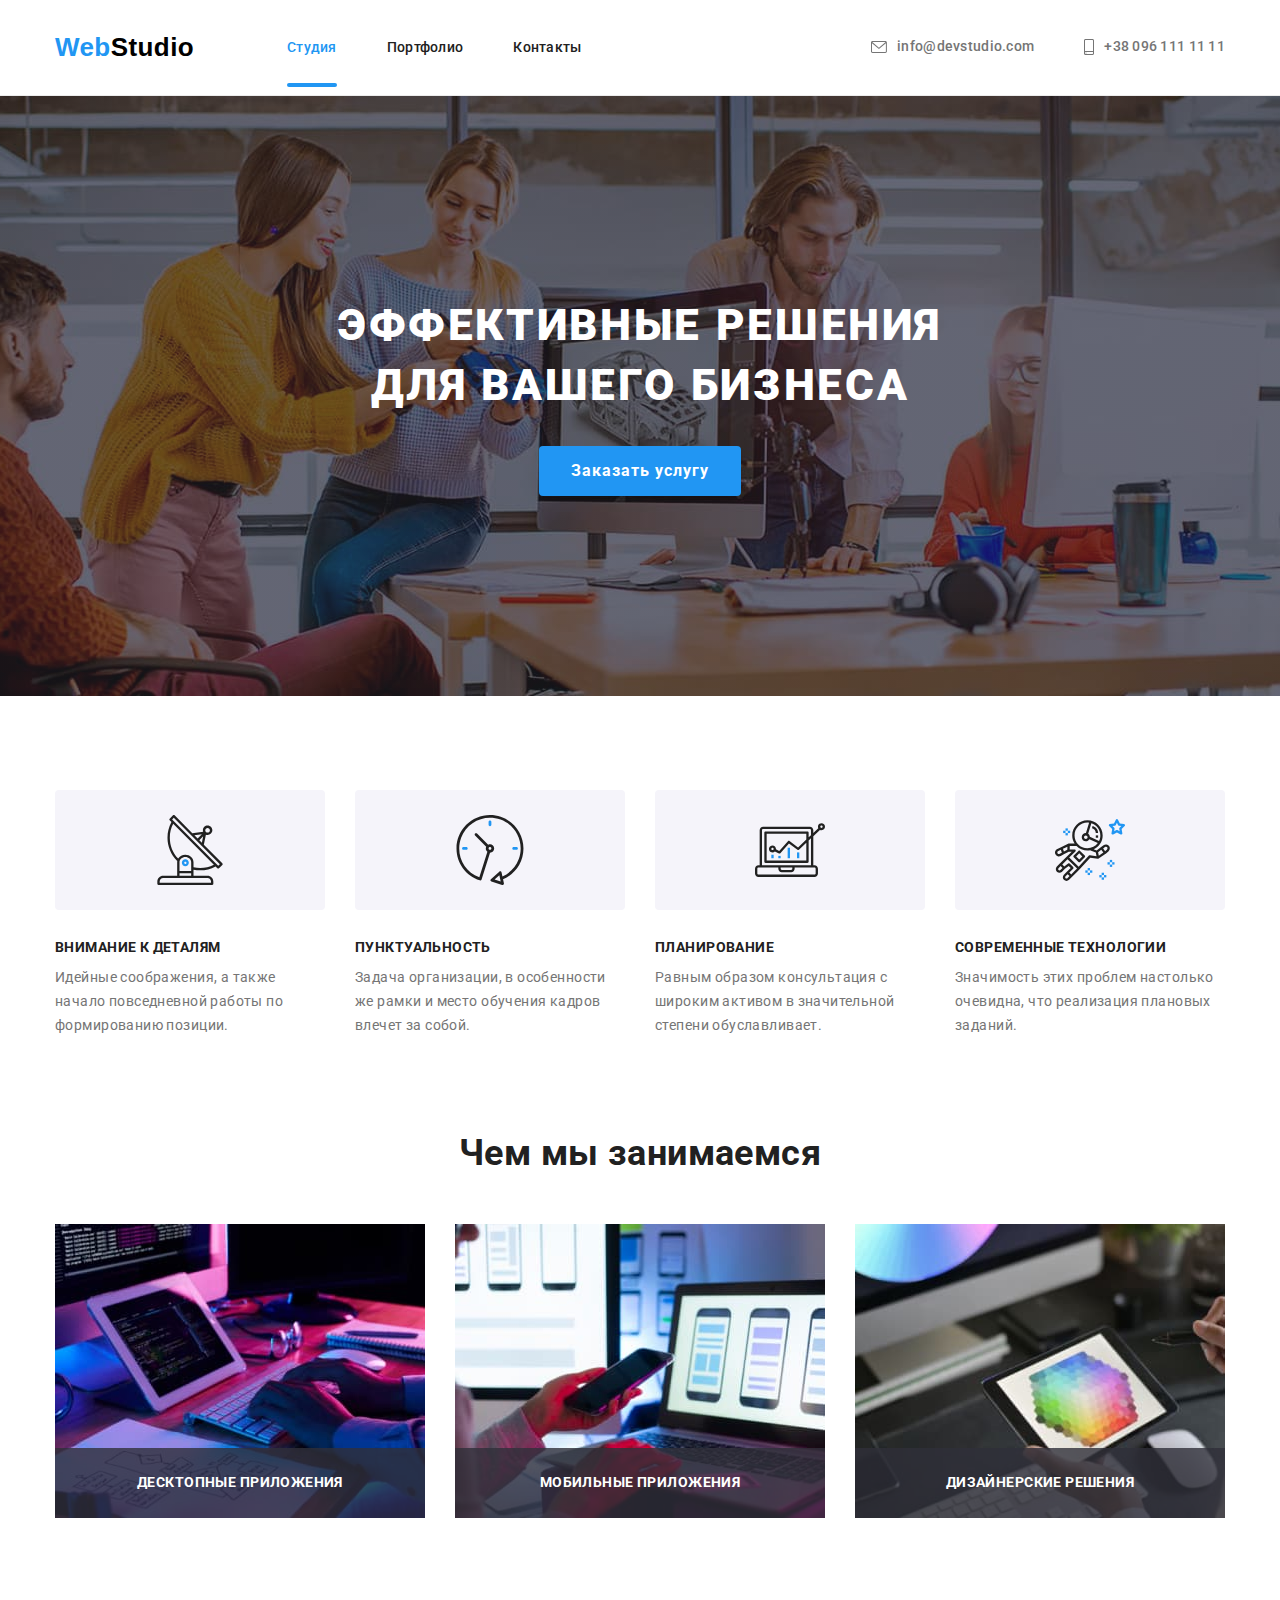
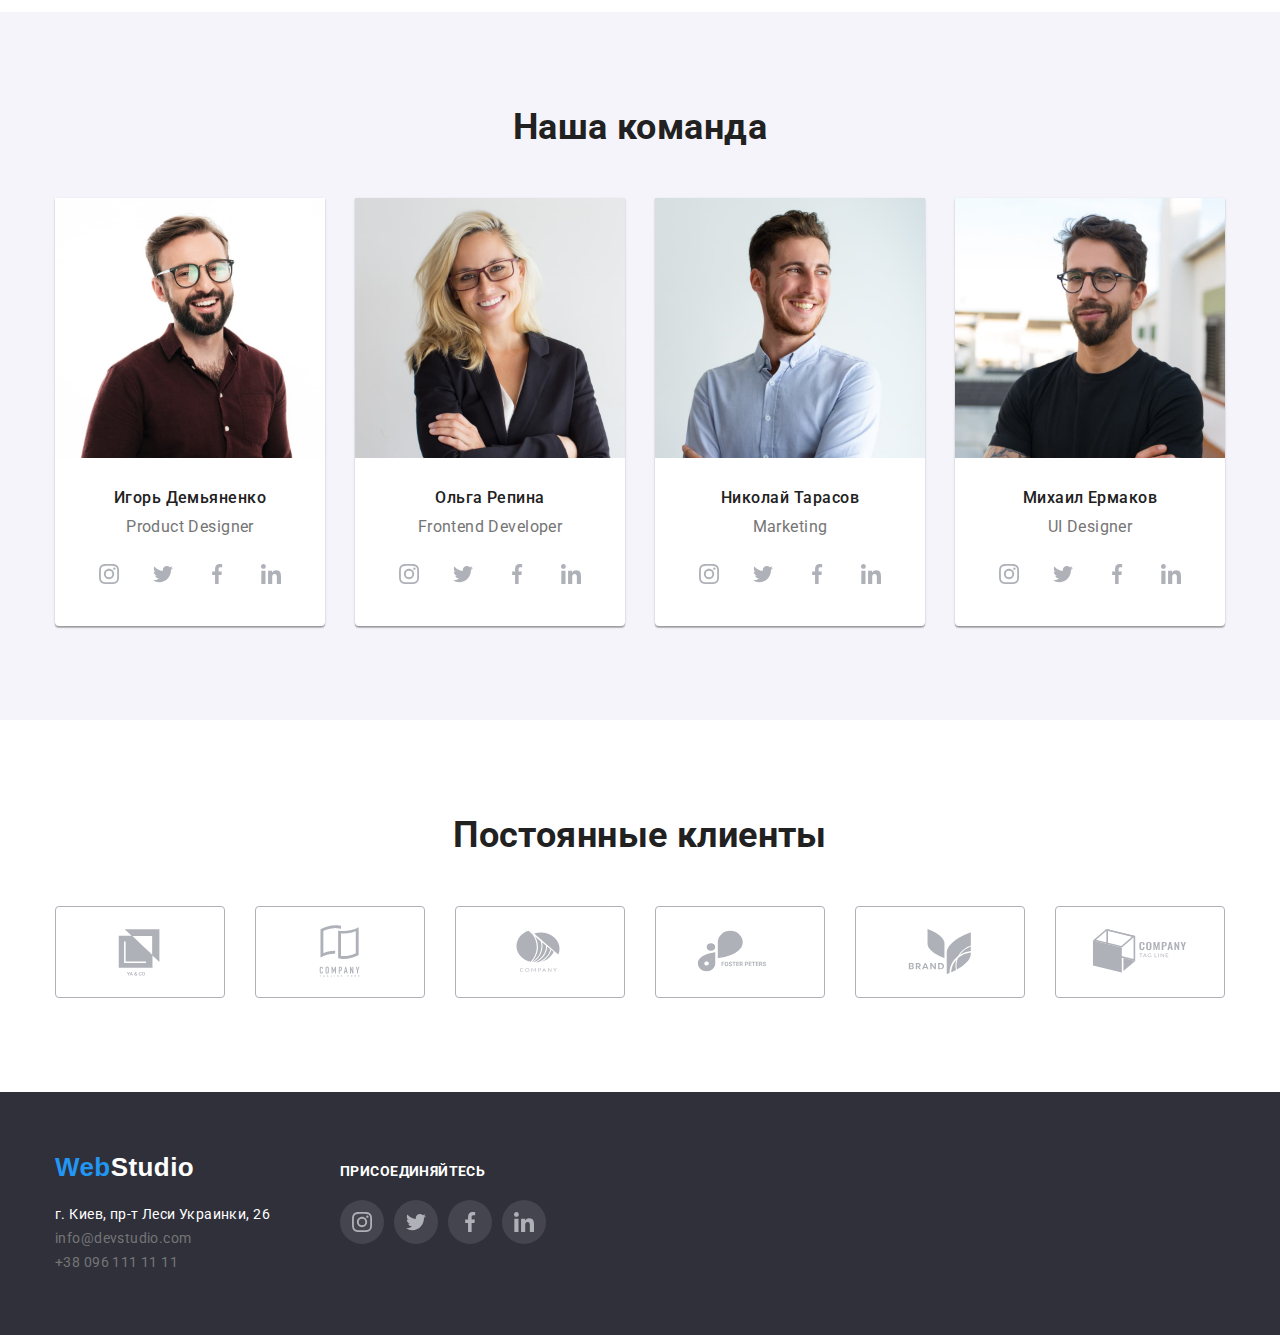
<file: index.html>
<!DOCTYPE html>
<html lang="ru">
	<head>
		<meta charset="utf-8" />
		<meta http-equiv="X-UA-Compatible" content="IE=edge" />
		<meta name="viewport" content="width=device-width, initial-scale=1" />
		<title>Page Title</title>
		<link
			rel="stylesheet"
			href="https://cdnjs.cloudflare.com/ajax/libs/modern-normalize/1.0.0/modern-normalize.min.css"
		/>

		<link rel="stylesheet" href="./css/styles.css" />

		<link rel="preconnect" href="https://fonts.googleapis.com" />
		<link rel="preconnect" href="https://fonts.gstatic.com" crossorigin />
		<link
			href="https://fonts.googleapis.com/css2?family=Montserrat:ital,wght@0,100;0,700;1,400&family=Roboto:wght@400;500;700&display=swap"
			rel="stylesheet"
		/>
	</head>
	<body>
		<header class="header-border">
			<div class="container header-container">
				<!-- Меню -->
				<nav class="menu-nav">
					<a class="header-logo-menu logo-dark link" href="">
						<span class="web-logo">Web</span>
						Studio
					</a>
					<ul class="site-nav list">
						<li class="item"><a class="link-nav link current" href="./index.html">Студия</a></li>
						<li class="item">
							<a class="link-nav link" href="./portfolio.html">Портфолио</a>
						</li>
						<li class="item"><a class="link-nav link" href="">Контакты</a></li>
					</ul>
				</nav>
				<!-- Обратная связь -->
				<ul class="feedback list">
					<li class="item">
						<a class="mail-contact link" href="mailto:info@devstudio.com">
							<svg class="logo-contact" width="16" height="12">
								<use href="./images/icons.svg#icon-envelope"></use>
							</svg>
							info@devstudio.com
						</a>
					</li>
					<li class="item">
						<a class="tel-contact link" href="tel:+380961111111">
							<svg class="logo-contact" width="10" height="16">
								<use href="./images/icons.svg#icon-smartphone"></use>
							</svg>
							+38 096 111 11 11
						</a>
					</li>
				</ul>
			</div>
		</header>
		<main>
			<!-- Банер -->
			<section class="baner">
				<div class="container">
					<h1 class="baner-title">Эффективные решения для вашего бизнеса</h1>
					<button class="order-btn" type="button" data-modal-open>Заказать услугу</button>
				</div>
			</section>
			<!-- Модальное окно -->
			<div class="backdrop is-hidden" data-modal>
				<div class="modal">
					<button class="btn-modal-close" type="button" data-modal-close>
						<svg width="18" height="18">
							<use href="./images/icons.svg#icon-close-black"></use>
						</svg>
					</button>
				</div>
			</div>
			<!-- Особенности -->
			<section class="section pad-section0">
				<div class="container">
					<h2 class="visually-hidden">Особенности</h2>
					<ul class="features list">
						<li class="features-item">
							<div class="item-svg">
								<svg width="70" height="70">
									<use href="./images/icons.svg#icon-antenna"></use>
								</svg>
							</div>
							<h3 class="list-title">Внимание к деталям</h3>
							<p class="text">Идейные соображения, а также начало повседневной работы по формированию позиции.</p>
						</li>
						<li class="features-item">
							<div class="item-svg">
								<svg width="70" height="70">
									<use href="./images/icons.svg#icon-clock"></use>
								</svg>
							</div>
							<h3 class="list-title">Пунктуальность</h3>
							<p class="text">Задача организации, в особенности же рамки и место обучения кадров влечет за собой.</p>
						</li>
						<li class="features-item">
							<div class="item-svg">
								<svg width="70" height="70">
									<use href="./images/icons.svg#icon-diagram"></use>
								</svg>
							</div>
							<h3 class="list-title">Планирование</h3>
							<p class="text">Равным образом консультация с широким активом в значительной степени обуславливает.</p>
						</li>
						<li class="features-item">
							<div class="item-svg">
								<svg width="70" height="70">
									<use href="./images/icons.svg#icon-astronaut"></use>
								</svg>
							</div>
							<h3 class="list-title">Современные технологии</h3>
							<p class="text">Значимость этих проблем настолько очевидна, что реализация плановых заданий.</p>
						</li>
					</ul>
				</div>
			</section>
			<!-- Чем мы занимаемся -->
			<section class="section">
				<div class="container">
					<h2 class="content-title">Чем мы занимаемся</h2>
					<ul class="works list">
						<li class="works-item">
							<img src="./images/img1.jpg" alt="Фото1" width="370" />
							<p class="works-discript">Десктопные приложения</p>
						</li>
						<li class="works-item">
							<img src="./images/img2.jpg" alt="Фото2" width="370" />
							<p class="works-discript">Мобильные приложения</p>
						</li>
						<li class="works-item">
							<img src="./images/img3.jpg" alt="Фото3" width="370" />
							<p class="works-discript">Дизайнерские решения</p>
						</li>
					</ul>
				</div>
			</section>
			<!-- Наша команда -->
			<section class="team section">
				<div class="container">
					<h2 class="content-title">Наша команда</h2>
					<ul class="cards-team list">
						<li class="card-team">
							<img src="./images/team/igor_demianenko.jpg" alt="Игорь Демьяненко" width="270" />
							<div class="subtitle-cards">
								<h3 class="caption team-text cards-title">Игорь Демьяненко</h3>
								<p class="team-text" lang="en">Product Designer</p>
								<ul class="social-media list">
									<li class="social-media-list">
										<a
											class="social-media-icon"
											href=""
											target="_blank"
											rel="noopener noreferrer"
											aria-label="Instagram"
										>
											<svg class="icon-item-logo" width="20" height="20">
												<use href="./images/icons.svg#icon-instagram"></use>
											</svg>
										</a>
									</li>
									<li class="social-media-list">
										<a class="social-media-icon" href="" target="_blank" rel="noopener noreferrer" aria-label="Twitter">
											<svg class="icon-item-logo" width="20" height="20">
												<use href="./images/icons.svg#icon-twitter"></use>
											</svg>
										</a>
									</li>
									<li class="social-media-list">
										<a
											class="social-media-icon"
											href=""
											target="_blank"
											rel="noopener noreferrer"
											aria-label="Facebook"
										>
											<svg class="icon-item-logo" width="20" height="20">
												<use href="./images/icons.svg#icon-facebook"></use>
											</svg>
										</a>
									</li>
									<li class="social-media-list">
										<a
											class="social-media-icon"
											href=""
											target="_blank"
											rel="noopener noreferrer"
											aria-label="Linkedin"
										>
											<svg class="icon-item-logo" width="20" height="20">
												<use href="./images/icons.svg#icon-linkedin"></use>
											</svg>
										</a>
									</li>
								</ul>
							</div>
						</li>
						<li class="card-team">
							<img src="./images/team/olga_repina.jpg" alt="Ольга Репина" width="270" />
							<div class="subtitle-cards">
								<h3 class="caption team-text cards-title">Ольга Репина</h3>
								<p class="team-text" lang="en">Frontend Developer</p>
								<ul class="social-media list">
									<li class="social-media-list">
										<a
											class="social-media-icon"
											href=""
											target="_blank"
											rel="noopener noreferrer"
											aria-label="Instagram"
										>
											<svg class="icon-item-logo" width="20" height="20">
												<use href="./images/icons.svg#icon-instagram"></use>
											</svg>
										</a>
									</li>
									<li class="social-media-list">
										<a class="social-media-icon" href="" target="_blank" rel="noopener noreferrer" aria-label="Twitter">
											<svg class="icon-item-logo" width="20" height="20">
												<use href="./images/icons.svg#icon-twitter"></use>
											</svg>
										</a>
									</li>
									<li class="social-media-list">
										<a
											class="social-media-icon"
											href=""
											target="_blank"
											rel="noopener noreferrer"
											aria-label="Facebook"
										>
											<svg class="icon-item-logo" width="20" height="20">
												<use href="./images/icons.svg#icon-facebook"></use>
											</svg>
										</a>
									</li>
									<li class="social-media-list">
										<a
											class="social-media-icon"
											href=""
											target="_blank"
											rel="noopener noreferrer"
											aria-label="Linkedin"
										>
											<svg class="icon-item-logo" width="20" height="20">
												<use href="./images/icons.svg#icon-linkedin"></use>
											</svg>
										</a>
									</li>
								</ul>
							</div>
						</li>
						<li class="card-team">
							<img src="./images/team/nikola_tarasov.jpg" alt="Николай Тарасов" width="270" />
							<div class="subtitle-cards">
								<h3 class="caption team-text cards-title">Николай Тарасов</h3>
								<p class="team-text" lang="en">Marketing</p>
								<ul class="social-media list">
									<li class="social-media-list">
										<a
											class="social-media-icon"
											href=""
											target="_blank"
											rel="noopener noreferrer"
											aria-label="Instagram"
										>
											<svg class="icon-item-logo" width="20" height="20">
												<use href="./images/icons.svg#icon-instagram"></use>
											</svg>
										</a>
									</li>
									<li class="social-media-list">
										<a class="social-media-icon" href="" target="_blank" rel="noopener noreferrer" aria-label="Twitter">
											<svg class="icon-item-logo" width="20" height="20">
												<use href="./images/icons.svg#icon-twitter"></use>
											</svg>
										</a>
									</li>
									<li class="social-media-list">
										<a
											class="social-media-icon"
											href=""
											target="_blank"
											rel="noopener noreferrer"
											aria-label="Facebook"
										>
											<svg class="icon-item-logo" width="20" height="20">
												<use href="./images/icons.svg#icon-facebook"></use>
											</svg>
										</a>
									</li>
									<li class="social-media-list">
										<a
											class="social-media-icon"
											href=""
											target="_blank"
											rel="noopener noreferrer"
											aria-label="Linkedin"
										>
											<svg class="icon-item-logo" width="20" height="20">
												<use href="./images/icons.svg#icon-linkedin"></use>
											</svg>
										</a>
									</li>
								</ul>
							</div>
						</li>
						<li class="card-team">
							<img src="./images/team/mihail_ermakov.jpg" alt="Михаил Ермаков" width="270" />
							<div class="subtitle-cards">
								<h3 class="caption team-text cards-title">Михаил Ермаков</h3>
								<p class="team-text" lang="en">UI Designer</p>
								<ul class="social-media list">
									<li class="social-media-list">
										<a
											class="social-media-icon"
											href=""
											target="_blank"
											rel="noopener noreferrer"
											aria-label="Instagram"
										>
											<svg class="icon-item-logo" width="20" height="20">
												<use href="./images/icons.svg#icon-instagram"></use>
											</svg>
										</a>
									</li>
									<li class="social-media-list">
										<a class="social-media-icon" href="" target="_blank" rel="noopener noreferrer" aria-label="Twitter">
											<svg class="icon-item-logo" width="20" height="20">
												<use href="./images/icons.svg#icon-twitter"></use>
											</svg>
										</a>
									</li>
									<li class="social-media-list">
										<a
											class="social-media-icon"
											href=""
											target="_blank"
											rel="noopener noreferrer"
											aria-label="Facebook"
										>
											<svg class="icon-item-logo" width="20" height="20">
												<use href="./images/icons.svg#icon-facebook"></use>
											</svg>
										</a>
									</li>
									<li class="social-media-list">
										<a
											class="social-media-icon"
											href=""
											target="_blank"
											rel="noopener noreferrer"
											aria-label="Linkedin"
										>
											<svg class="icon-item-logo" width="20px" height="20px">
												<use href="./images/icons.svg#icon-linkedin"></use>
											</svg>
										</a>
									</li>
								</ul>
							</div>
						</li>
					</ul>
				</div>
			</section>
			<!-- Постоянные клиенты -->
			<section class="section">
				<div class="container">
					<h2 class="content-title">Постоянные клиенты</h2>
					<ul class="regular-list list">
						<li class="regular-list-icons">
							<a href="" class="icon-item" rel="noopener noreferrer" aria-label="">
								<svg class="icon-item-logo" width="106" height="60">
									<use href="./images/icons.svg#icon-logo-1"></use>
								</svg>
							</a>
						</li>
						<li class="regular-list-icons">
							<a href="" class="icon-item" rel="noopener noreferrer" aria-label="">
								<svg class="icon-item-logo" width="106" height="60">
									<use href="./images/icons.svg#icon-logo-2"></use>
								</svg>
							</a>
						</li>
						<li class="regular-list-icons">
							<a href="" class="icon-item" rel="noopener noreferrer" aria-label="">
								<svg class="icon-item-logo" width="106" height="60">
									<use href="./images/icons.svg#icon-logo-3"></use>
								</svg>
							</a>
						</li>
						<li class="regular-list-icons">
							<a href="" class="icon-item" rel="noopener noreferrer" aria-label="">
								<svg class="icon-item-logo" width="106" height="60">
									<use href="./images/icons.svg#icon-logo-4"></use>
								</svg>
							</a>
						</li>
						<li class="regular-list-icons">
							<a href="" class="icon-item" rel="noopener noreferrer" aria-label="">
								<svg class="icon-item-logo" width="106" height="60">
									<use href="./images/icons.svg#icon-logo-5"></use>
								</svg>
							</a>
						</li>
						<li class="regular-list-icons">
							<a href="" class="icon-item" rel="noopener noreferrer" aria-label="">
								<svg class="icon-item-logo" width="106" height="60">
									<use href="./images/icons.svg#icon-logo-6"></use>
								</svg>
							</a>
						</li>
					</ul>
				</div>
			</section>
		</main>
		<!-- Подвал -->
		<footer class="bg-line">
			<div class="container footer-container">
				<div class="footer-adress">
					<a class="footer-logo-menu logo-wite footer-link" href="">
						<span class="web-logo">Web</span>
						Studio
					</a>
					<address>
						<ul class="list">
							<li>
								<a
									class="link text bg-line-adress"
									href="https://goo.gl/maps/JpqHF6euzhfDJc6Z8"
									target="_blank"
									rel="noopener noreferrer"
								>
									г. Киев, пр-т Леси Украинки, 26
								</a>
							</li>
							<li>
								<a class="link bg-line-contact" href="mailto:info@devstudio.com">info@devstudio.com</a>
							</li>
							<li>
								<a class="link bg-line-contact" href="tel:+380961111111">+38 096 111 11 11</a>
							</li>
						</ul>
					</address>
				</div>
				<div>
					<h3 class="title-media">Присоединяйтесь</h3>
					<ul class="social-media list">
						<li class="social-media-list">
							<a class="ft-media-icon" href="" target="_blank" rel="noopener noreferrer" aria-label="Instagram">
								<svg class="icon-item-logo" width="20" height="20">
									<use href="./images/icons.svg#icon-instagram"></use>
								</svg>
							</a>
						</li>
						<li class="social-media-list">
							<a class="ft-media-icon" href="" target="_blank" rel="noopener noreferrer" aria-label="Twitter">
								<svg class="icon-item-logo" width="20" height="20">
									<use href="./images/icons.svg#icon-twitter"></use>
								</svg>
							</a>
						</li>
						<li class="social-media-list">
							<a class="ft-media-icon" href="" target="_blank" rel="noopener noreferrer" aria-label="Facebook">
								<svg class="icon-item-logo" width="20" height="20">
									<use href="./images/icons.svg#icon-facebook"></use>
								</svg>
							</a>
						</li>
						<li class="social-media-list">
							<a class="ft-media-icon" href="" target="_blank" rel="noopener noreferrer" aria-label="Linkedin">
								<svg class="icon-item-logo" width="20" height="20">
									<use href="./images/icons.svg#icon-linkedin"></use>
								</svg>
							</a>
						</li>
					</ul>
				</div>
			</div>
		</footer>
		<script src="./modal.js"></script>
	</body>
</html>
</file>
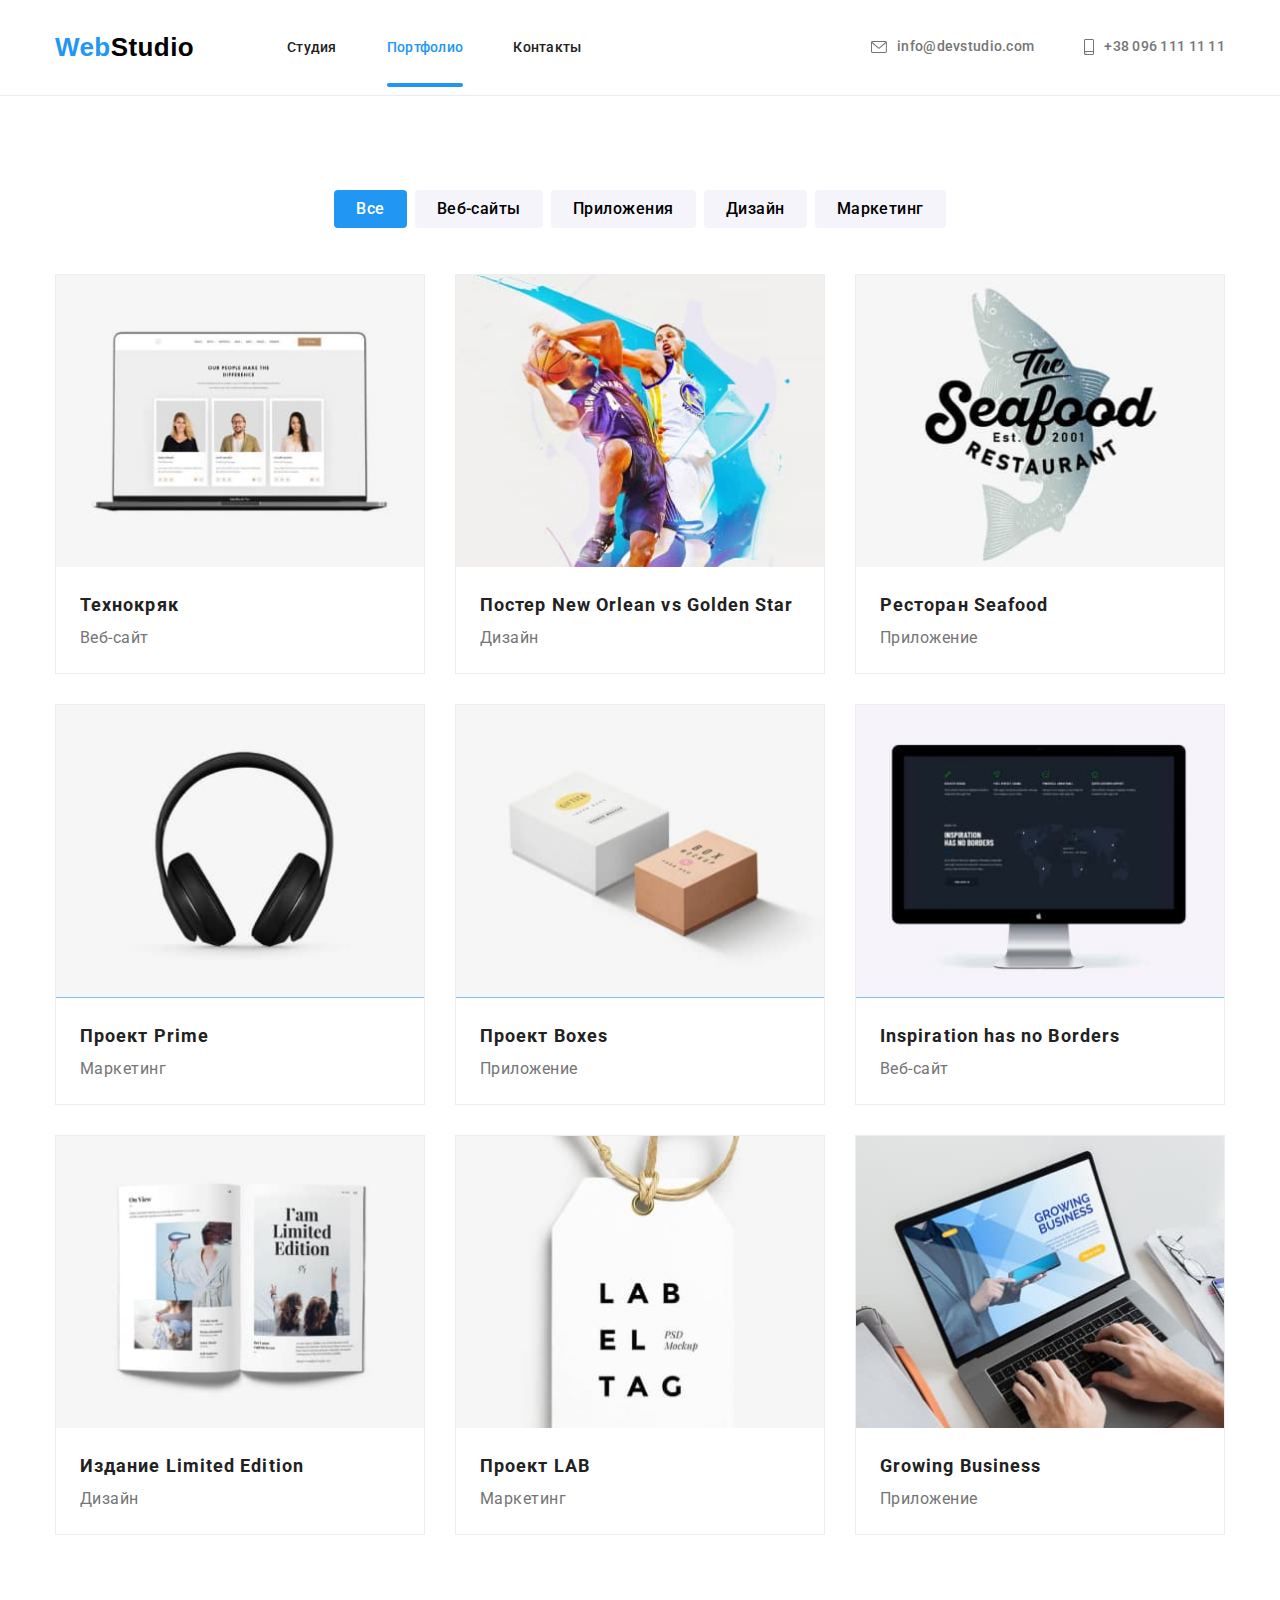
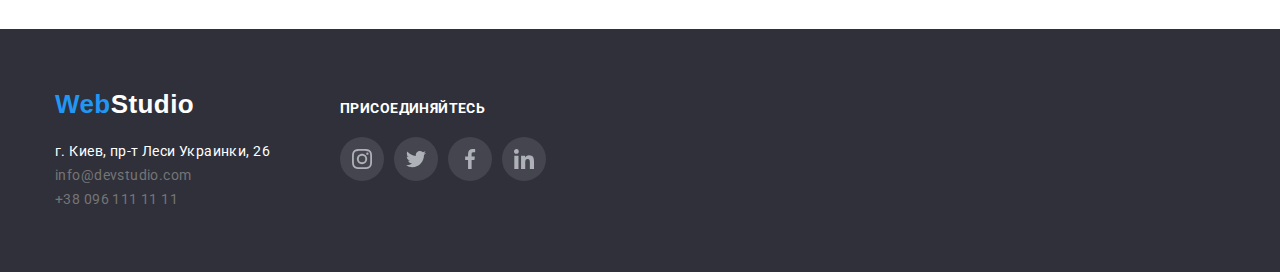
<file: portfolio.html>
<!DOCTYPE html>
<html lang="ru">
	<head>
		<meta charset="utf-8" />
		<meta http-equiv="X-UA-Compatible" content="IE=edge" />
		<meta name="viewport" content="width=device-width, initial-scale=1" />
		<title>Page Portfolio</title>
		<link
			rel="stylesheet"
			href="https://cdnjs.cloudflare.com/ajax/libs/modern-normalize/1.0.0/modern-normalize.min.css"
		/>
		<link rel="stylesheet" href="./css/styles.css" />

		<link rel="preconnect" href="https://fonts.googleapis.com" />
		<link rel="preconnect" href="https://fonts.gstatic.com" crossorigin />
		<link
			href="https://fonts.googleapis.com/css2?family=Montserrat:ital,wght@0,100;0,700;1,400&family=Roboto:wght@400;500;700&display=swap"
			rel="stylesheet"
		/>
	</head>
	<body>
		<header class="header-border">
			<div class="container header-container">
				<!-- Меню -->
				<nav class="menu-nav">
					<a class="header-logo-menu logo-dark link" href="">
						<span class="web-logo">Web</span>
						Studio
					</a>
					<ul class="site-nav list">
						<li class="item"><a class="link-nav link" href="./index.html">Студия</a></li>
						<li class="item">
							<a class="link-nav link current" href="./portfolio.html">Портфолио</a>
						</li>
						<li class="item"><a class="link-nav link" href="">Контакты</a></li>
					</ul>
				</nav>
				<!-- Обратная связь -->
				<ul class="feedback list">
					<li class="item">
						<a class="mail-contact link" href="mailto:info@devstudio.com">
							<svg class="logo-contact" width="16" height="12">
								<use href="./images/icons.svg#icon-envelope"></use>
							</svg>
							info@devstudio.com
						</a>
					</li>
					<li class="item">
						<a class="tel-contact link" href="tel:+380961111111">
							<svg class="logo-contact" width="10" height="16">
								<use href="./images/icons.svg#icon-smartphone"></use>
							</svg>
							+38 096 111 11 11
						</a>
					</li>
				</ul>
			</div>
		</header>
		<main>
			<section class="section">
				<!-- Шапка -->
				<div class="container">
					<h1 class="visually-hidden">Портфолио</h1>
					<ul class="btn-list list">
						<li class="btn-list-item"><button class="btn btn-primer current" type="button">Все</button></li>
						<li class="btn-list-item"><button class="btn btn-second" type="button">Веб-сайты</button></li>
						<li class="btn-list-item">
							<button class="btn btn-second" type="button">Приложения</button>
						</li>
						<li class="btn-list-item"><button class="btn btn-second" type="button">Дизайн</button></li>
						<li class="btn-list-item">
							<button class="btn btn-second" type="button">Маркетинг</button>
						</li>
					</ul>

					<!-- Проекты -->
					<ul class="list projects">
						<li class="projects-item">
							<div class="projects-trans">
								<img src="./images/portfolio/tehnockriak.jpg" alt="Технокряк" width="370" />
								<div class="project-overlay">
									<p class="project-descript">
										Ресурс предлагает комплексные предложения с разным уровнем функционала и сервисов. Все это позволит
										посетителю получить исчерпывающие сведения о компании или частном лице.
									</p>
								</div>
							</div>
							<div class="subtitle-projects-item">
								<h2 class="project-title">Технокряк</h2>
								<p class="portfolio-title">Веб-сайт</p>
							</div>
						</li>
						<li class="projects-item">
							<div class="projects-trans">
								<img src="./images/portfolio/poster.jpg" alt="Постер New Orlean vs Golden Star" width="370" />
								<div class="project-overlay">
									<p class="project-descript">
										Ресурс предлагает комплексные предложения с разным уровнем функционала и сервисов. Все это
										позволит посетителю получить исчерпывающие сведения о компании или частном лице.
									</p>
								</div>
							</div>
							<div class="subtitle-projects-item">
								<h2 class="project-title">Постер New Orlean vs Golden Star</h2>
								<p class="portfolio-title">Дизайн</p>
							</div>
						</li>
						<li class="projects-item">
							<div class="projects-trans">
								<img src="./images/portfolio/restoran.jpg" alt="Ресторан Seafood" width="370" />
								<div class="project-overlay">
									<p class="project-descript">
										Ресурс предлагает комплексные предложения с разным уровнем функционала и сервисов. Все это
										позволит посетителю получить исчерпывающие сведения о компании или частном лице.
									</p>
								</div>
							</div>
							<div class="subtitle-projects-item">
								<h2 class="project-title">Ресторан Seafood</h2>
								<p class="portfolio-title">Приложение</p>
							</div>
						</li>
						<li class="projects-item">
							<div class="projects-trans">
								<img src="./images/portfolio/project_prime.jpg" alt="Проект Prime" width="370" />
								<div class="project-overlay">
									<p class="project-descript">
										Ресурс предлагает комплексные предложения с разным уровнем функционала и сервисов. Все это
										позволит посетителю получить исчерпывающие сведения о компании или частном лице.
									</p>
								</div>
							</div>
							<div class="subtitle-projects-item">
								<h2 class="project-title">Проект Prime</h2>
								<p class="portfolio-title">Маркетинг</p>
							</div>
						</li>
						<li class="projects-item">
							<div class="projects-trans">
								<img src="./images/portfolio/project_boxes.jpg" alt="Проект Boxes" width="370" />
								<div class="project-overlay">
									<p class="project-descript">
										Ресурс предлагает комплексные предложения с разным уровнем функционала и сервисов. Все это
										позволит посетителю получить исчерпывающие сведения о компании или частном лице.
									</p>
								</div>
							</div>
							<div class="subtitle-projects-item">
								<h2 class="project-title">Проект Boxes</h2>
								<p class="portfolio-title">Приложение</p>
							</div>
						</li>
						<li class="projects-item">
							<div class="projects-trans">
								<img src="./images/portfolio/inspiration.jpg" alt="Inspiration has no Borders" width="370" />
								<div class="project-overlay">
									<p class="project-descript">
										Ресурс предлагает комплексные предложения с разным уровнем функционала и сервисов. Все это
										позволит посетителю получить исчерпывающие сведения о компании или частном лице.
									</p>
								</div>
							</div>
							<div class="subtitle-projects-item">
								<h2 class="project-title">Inspiration has no Borders</h2>
								<p class="portfolio-title">Веб-сайт</p>
							</div>
						</li>
						<li class="projects-item">
							<div class="projects-trans">
								<img src="./images/portfolio/limited_edition.jpg" alt="Издание Limited Edition" width="370" />
								<div class="project-overlay">
									<p class="project-descript">
										Ресурс предлагает комплексные предложения с разным уровнем функционала и сервисов. Все это
										позволит посетителю получить исчерпывающие сведения о компании или частном лице.
									</p>
								</div>
							</div>
							<div class="subtitle-projects-item">
								<h2 class="project-title">Издание Limited Edition</h2>
								<p class="portfolio-title">Дизайн</p>
							</div>
						</li>
						<li class="projects-item">
							<div class="projects-trans">
								<img src="./images/portfolio/project_lab.jpg" alt="Проект LAB" width="370" />
								<div class="project-overlay">
									<p class="project-descript">
										Ресурс предлагает комплексные предложения с разным уровнем функционала и сервисов. Все это
										позволит посетителю получить исчерпывающие сведения о компании или частном лице.
									</p>
								</div>
							</div>
							<div class="subtitle-projects-item">
								<h2 class="project-title">Проект LAB</h2>
								<p class="portfolio-title">Маркетинг</p>
							</div>
						</li>
						<li class="projects-item">
							<div class="projects-trans">
								<img src="./images/portfolio/business.jpg" alt="Growing Business" width="370" />
								<div class="project-overlay">
									<p class="project-descript">
										Ресурс предлагает комплексные предложения с разным уровнем функционала и сервисов. Все это
										позволит посетителю получить исчерпывающие сведения о компании или частном лице.
									</p>
								</div>
							</div>
							<div class="subtitle-projects-item">
								<h2 class="project-title">Growing Business</h2>
								<p class="portfolio-title">Приложение</p>
							</div>
						</li>
					</ul>
				</div>
			</section>
		</main>

		<!-- Подвал -->
		<footer class="bg-line">
			<div class="container footer-container">
				<div class="footer-adress">
					<a class="footer-logo-menu logo-wite footer-link" href="">
						<span class="web-logo">Web</span>
						Studio
					</a>
					<address>
						<ul class="list">
							<li>
								<a
									class="link text bg-line-adress"
									href="https://goo.gl/maps/JpqHF6euzhfDJc6Z8"
									target="_blank"
									rel="noopener noreferrer"
								>
									г. Киев, пр-т Леси Украинки, 26
								</a>
							</li>
							<li>
								<a class="link bg-line-contact" href="mailto:info@devstudio.com">info@devstudio.com</a>
							</li>
							<li>
								<a class="link bg-line-contact" href="tel:+380961111111">+38 096 111 11 11</a>
							</li>
						</ul>
					</address>
				</div>
				<div>
					<h3 class="title-media">Присоединяйтесь</h3>
					<ul class="social-media list">
						<li class="social-media-list">
							<a class="ft-media-icon" href="" target="_blank" rel="noopener noreferrer" aria-label="Instagram">
								<svg class="icon-item-logo" width="20" height="20">
									<use href="./images/icons.svg#icon-instagram"></use>
								</svg>
							</a>
						</li>
						<li class="social-media-list">
							<a class="ft-media-icon" href="" target="_blank" rel="noopener noreferrer" aria-label="Twitter">
								<svg class="icon-item-logo" width="20" height="20">
									<use href="./images/icons.svg#icon-twitter"></use>
								</svg>
							</a>
						</li>
						<li class="social-media-list">
							<a class="ft-media-icon" href="" target="_blank" rel="noopener noreferrer" aria-label="Facebook">
								<svg class="icon-item-logo" width="20" height="20">
									<use href="./images/icons.svg#icon-facebook"></use>
								</svg>
							</a>
						</li>
						<li class="social-media-list">
							<a class="ft-media-icon" href="" target="_blank" rel="noopener noreferrer" aria-label="Linkedin">
								<svg class="icon-item-logo" width="20" height="20">
									<use href="./images/icons.svg#icon-linkedin"></use>
								</svg>
							</a>
						</li>
					</ul>
				</div>
			</div>
		</footer>
	</body>
</html>
</file>
<file: css/styles.css>
/* Определяем глобальный border-box */
  html {
      box-sizing: border-box;
  }

  *,
  *::before,
  *::after {
      box-sizing: border-box;
  }


  /* Определение переменных(основных значений) */
  :root {
      /* значения Font */
      --main-font: "Roboto";
      --logo-font: "Raleway";

      /* значения Color Text */
      --pr-text-cl: #757575;
      --title-text-cl: #212121;
      --black-text: #000000;
      --footer-contect-cl: rgba(255, 255, 255, 0.6);
      --regular-cl: #AFB1B8;

      /* значения Background Color */
      --pr-bg-cl: #FFFFFF;
      --brn-bg-cl: #2196F3;
      --accent-brn-bg: #188CE8;
      --sec-bg-cl: #F5F4FA;
      --banner-bg-cl: #2F303A;

      /* значения для постоения сетки */
      --indent: 30px;
      --items: 4;
      --items-works: 3;
      --items-icon: 6;

      /* значения тайминга */
      --time-anim-slow: 250ms;
      /* плавный переход */
      --transit-effect: cubic-bezier(0.4, 0, 0.2, 1);
  }



  /* Стартовые команды Styles */

  body {

      color: var(--pr-text-cl);
      font-family: var(--main-font), sans-serif;
      font-size: 14px;
      letter-spacing: 0.03em;
  }

  img {
      display: block;
      max-width: 100%;
      height: auto;
  }

  .list {
      list-style: none;
      margin: 0;
      padding: 0;
  }

  .link, .bg-line-contact {
      text-decoration: none;
      padding: 32px 0px;
  }

  .container {
      width: 1200px;
      align-items: center;

      padding-left: 15px;
      padding-right: 15px;
      margin-left: auto;
      margin-right: auto;
  }

  h1, h2, h3, p {
      margin: 0;
  }

  .section {
      margin: 0;
      padding-top: 94px;
      padding-bottom: 94px;
  }

  .header-border {
      border-bottom: 1px solid #ECECEC;
      border-top: none;
  }

  .header-container {
      display: flex;
      align-items: center;
  }

  .header-logo-menu {
      display: inline-flex;
      margin-right: 93px;
  }

  .menu-nav, .feedback {
      display: flex;
      align-items: center;
  }

  .site-nav {
      display: flex;
  }

  .site-nav .item:not(:last-child), .feedback .item:not(:last-child) {
      margin-right: 50px;
  }

  .feedback {
      margin-left: auto;
  }

  /* Хедер */
  .link-nav, .feedback {
      color: var(--title-text-cl);
      font-weight: 500;
      line-height: 1.14;
      letter-spacing: 0.02em;
  }

  .link.current::after {
      content: "";
      position: absolute;
      bottom: 0px;
      left: 0px;
      width: 100%;
      height: 4px;

      display: inline-block;
      background-color: var(--brn-bg-cl);
      border-radius: 2px;
  }

  .site-nav .link.current {
      position: relative;
      color: var(--brn-bg-cl);

      transition-property: color;
      transition-duration: var(--time-anim-slow);
      transition-timing-function: var(--transit-effect);
  }

  .web-logo {
      color: var(--brn-bg-cl);
  }

  .site-nav .link-nav:hover,
  .site-nav .link-nav:focus {
      color: var(--brn-bg-cl);
  }


  .header-logo-menu {
      font-family: var(--logo-font), sans-serif;
      font-weight: 700;
      font-size: 26px;
      line-height: 1.19;
  }

  .mail-contact, .tel-contact {
      display: flex;
      justify-content: center;
      align-items: center;
      padding: 0;
      fill: currentColor;
      color: var(--pr-text-cl);

      transition-property: color;
      transition-duration: var(--time-anim-slow);
      transition-timing-function: var(--transit-effect);
  }

  .mail-contact:hover, .mail-contact:focus, .tel-contact:hover, .tel-contact:focus, .logo-contact:hover, .logo-contact:focus {
      fill: currentColor;
      color: var(--brn-bg-cl);
  }

  .logo-contact {
      margin-right: 10px;
  }


  .logo-dark {
      color: var(--black-text);
  }


  /* Главная страница сайта */
  .menu-nav, .feedback {
      background-color: var(--pr-bg-cl);
  }

  /* Секции Банер*/
  .bg-line {
      background-color: var(--banner-bg-cl);
  }

  .baner {
      max-width: 1600px;
      height: 600px;
      margin-left: auto;
      margin-right: auto;

      background-image: linear-gradient(to right, rgba(47, 48, 58, 0.4), rgba(47, 48, 58, 0.4)), url(../images/bord_img.jpg);
      background-repeat: no-repeat;
      background-position: center;
      background-size: cover;

      padding-top: 200px;
      padding-bottom: 200px;
      text-align: center;
  }

  .baner-title {
      color: var(--pr-bg-cl);
      font-weight: 900;
      font-size: 44px;
      line-height: 1.36;

      letter-spacing: 0.06em;
      text-transform: uppercase;
      width: 696px;
      margin: 0 auto;
      margin-bottom: 30px;
  }

  .order-btn {
      font-family: inherit;

      color: var(--pr-bg-cl);
      font-weight: 700;
      font-size: 16px;
      line-height: 1.88;
      letter-spacing: 0.06em;

      padding: 10px 32px;

      background-color: var(--brn-bg-cl);
      box-shadow: 0px 4px 4px rgba(0, 0, 0, 0.15);
      border: none;
      border-radius: 4px;

      transition-property: background-color;
      transition-delay: var(--time-anim-slow);
      transition-timing-function: var(--transit-effect);

      cursor: pointer;
  }

  .order-btn:hover, .order-btn:focus {
      background-color: var(--accent-brn-bg);
      border-color: var(--accent-brn-bg);
  }

  .list-title, .title-media {
      color: var(--title-text-cl);
      font-weight: 700;
      font-size: 14px;
      line-height: 1.14;
      text-transform: uppercase;
  }

  .visually-hidden {
      position: absolute;
      clip: rect(0 0 0 0);
  }

  .text, .bg-line-contact {
      line-height: 1.71em;
  }


  /* Особенности */
  .features, .works, .projects {
      display: flex;
      flex-wrap: wrap;
      margin: calc(-1*var(--indent) / 2);
  }

  .features-item {
      flex-basis: calc((100% - var(--indent) * var(--items)) / var(--items));
      margin: calc(var(--indent) / 2);
  }

  .text {
      margin-top: 10px;
  }

  .pad-section0 {
      padding-bottom: 0;
  }

  .features-item .item-svg {
      display: flex;
      height: 120px;
      justify-content: center;
      align-items: center;

      background-color: var(--sec-bg-cl);
      border-radius: 4px;

      margin-bottom: 30px;
  }

  /* Чем мы занимаемся */
  .content-title {
      color: var(--title-text-cl);
      font-weight: 700;
      font-size: 36px;
      line-height: 1.17;
      text-align: center;
      margin-bottom: 50px;
  }

  .works-item, .projects-item {
      flex-basis: calc((100% - var(--indent) * var(--items-works)) / var(--items-works));
      margin: calc(var(--indent) / 2);
  }

  .works-item {
      position: relative;
  }

  .works-discript {
      position: absolute;
      bottom: 0;
      left: 0;
      padding-top: 27px;
      padding-bottom: 27px;

      width: 370px;
      height: 70px;

      font-weight: 700;
      line-height: 1.14;
      text-align: center;
      text-transform: uppercase;
      color: var(--pr-bg-cl);

      background-color: rgba(47, 48, 58, 0.8);
  }

  /*  Наша команда */
  .team {
      background-color: var(--sec-bg-cl);
  }

  .team-text {
      font-size: 16px;
      line-height: 1.19;
      margin-bottom: 16px;
  }

  .caption, .team-text {
      text-align: center;
  }

  .cards-team {
      display: flex;
  }

  .card-team {
      background: var(--pr-bg-cl);
      box-shadow: 0px 1px 3px rgba(0, 0, 0, 0.12), 0px 1px 1px rgba(0, 0, 0, 0.14), 0px 2px 1px rgba(0, 0, 0, 0.2);
      border-radius: 0px 0px 4px 4px;
  }

  .cards-team .card-team:not(:last-child) {
      margin-right: 30px;
  }

  .subtitle-cards {
      padding-top: 30px;
      padding-bottom: 30px;
      align-items: center;
  }

  .cards-title {
      margin-bottom: 10px;

      font-weight: 500;
      letter-spacing: 0.03em;
      color: var(--title-text-cl);
  }

  .social-media {
      display: flex;
      justify-content: center;
  }

  .social-media-list {
      display: flex;
      justify-content: center;
      width: 44px;
      height: 44px;
  }

  .social-media-list:not(:last-child) {
      margin-right: 10px;
  }

  .social-media-icon, .icon-item, .ft-media-icon {
      display: flex;
      width: 100%;
      height: 100%;

      align-items: center;
      justify-content: center;
      padding: 0;
      margin: 0;
  }

  .social-media-icon {
      background-color: var(--pr-bg-cl);
      border-radius: 50%;

      transition-property: background-color;
      transition-duration: var(--time-anim-slow);
      transition-timing-function: var(--transit-effect);
  }

  .social-media-icon:hover, .social-media-icon:focus {
      background-color: var(--brn-bg-cl);
  }

  .social-media-icon:hover .icon-item-logo, .social-media-icon:focus .icon-item-logo {
      fill: var(--pr-bg-cl);
  }

  /* Постоянные клиенты */
  .regular-list {
      display: flex;
  }

  .regular-list-icons {
      display: flex;
      justify-content: center;
      width: 170px;
      height: 92px;

      border-color: var(--regular-cl);
      border: 1px solid var(--regular-cl);
      border-radius: 4px;

      transition-property: border;
      transition-duration: var(--time-anim-slow);
      transition-timing-function: var(--transit-effect);

  }

  .regular-list .regular-list-icons:not(:last-child) {
      margin-right: 30px;
  }

  .regular-list .regular-list-icons:hover, .regular-list .regular-list-icons:focus {
      border: 1px solid var(--brn-bg-cl);
  }

  .icon-item-logo {
      fill: var(--regular-cl);

      transition-property: fill;
      transition-duration: var(--time-anim-slow);
      transition-timing-function: var(--transit-effect);
  }

  .regular-list-icons :hover .icon-item-logo, .regular-list-icons :focus .icon-item-logo {
      fill: var(--brn-bg-cl);
  }

  /* Футер */

  .footer-container {
      display: flex;
      align-items: baseline;
  }

  .footer-adress {
      margin-right: 70px;
  }

  .bg-line {
      padding-top: 60px;
      padding-bottom: 60px;
  }

  .footer-logo-menu {
      display: inline-flex;
  }

  .footer-link {
      font-family: var(--logo-font), sans-serif;
      margin-bottom: 20px;

      text-decoration: none;
      font-weight: 700;
      font-size: 26px;
      line-height: 1.19;
  }

  .title-media {
      color: var(--pr-bg-cl);
      margin-bottom: 20px;
  }

  .ft-media-icon {
      background-color: rgba(255, 255, 255, 0.1);
      border-radius: 50%;

      transition-property: background-color;
      transition-delay: var(--time-anim-slow);
      transition-timing-function: var(--transit-effect);
  }

  .ft-media-icon:hover, .ft-media-icon:focus {
      background-color: var(--brn-bg-cl);
  }

  .ft-media-icon:hover .icon-item-logo, .ft-media-icon:focus .icon-item-logo {
      fill: var(--pr-bg-cl);
  }

  /* Цветовое оформление Футера */
  .logo-wite {
      color: var(--pr-bg-cl);
  }

  .bg-line-contact {
      color: var(--bg-line-contect-cl);
      font-style: normal;
  }

  .bg-line-contact:hover, .bg-line-contact:focus {
      color: var(--brn-bg-cl);
  }

  .bg-line-adress {
      color: var(--pr-bg-cl);
      font-style: normal;
  }

  /* Страница Портфолио */
  /* Секция Шапка */
  .btn-list {
      display: flex;
      justify-content: center;
      padding-bottom: 16px;
      margin-bottom: 30px;
  }

  .btn-list .btn-list-item:not(:last-child) {
      margin-right: 8px;
  }

  .btn {
      border-radius: 4px;
      border: none;
      font-family: inherit;
      font-weight: 500;
      font-size: 16px;
      line-height: 1.63;
      text-align: center;
      letter-spacing: 0.03em;
      padding: 6px 22px;

  }

  .btn-primer.current {
      background-color: var(--brn-bg-cl);
      color: var(--pr-bg-cl);

      transition-property: background-color, color;
      transition-duration: var(--time-anim-slow), var(--time-anim-slow);
      transition-timing-function: var(--transit-effect), var(--transit-effect);
  }

  .btn.btn-primer:hover, .btn.btn-primer:focus, .btn-primer.current:hover, .btn-primer.current:focus {
      background-color: var(--brn-bg-cl);
      color: var(--pr-bg-cl);

      box-shadow: 0px 3px 1px rgba(0, 0, 0, 0.1), 0px 1px 2px rgba(0, 0, 0, 0.08), 0px 2px 2px rgba(0, 0, 0, 0.12);
      border-radius: 4px;
  }

  .btn.btn-second {
      background-color: var(--sec-bg-cl);
      color: var(--black-text);

      transition-property: background-color, color;
      transition-duration: var(--time-anim-slow), var(--time-anim-slow);
      transition-timing-function: var(--transit-effect), var(--transit-effect);
  }

  .btn.btn-second:hover, .btn.btn-second:focus {
      background-color: var(--brn-bg-cl);
      color: var(--pr-bg-cl);

      box-shadow: 0px 3px 1px rgba(0, 0, 0, 0.1), 0px 1px 2px rgba(0, 0, 0, 0.08), 0px 2px 2px rgba(0, 0, 0, 0.12);
      border-radius: 4px;
  }

  /* Секция Портфолио */
  .projects {
      background-color: var(--pr-bg-cl);
  }

  .projects-item {
      background: var(--pr-bg-cl);
      border: 1px solid #EEEEEE;
  }

  .subtitle-projects-item {
      width: 100%;
      padding: 20px 24px;
  }

  .project-title {
      color: var(--title-text-cl);
      font-weight: 700;
      font-size: 18px;
      line-height: 2;
      letter-spacing: 0.06em;
  }

  .portfolio-title {
      font-size: 16px;
      line-height: 1.88;
      letter-spacing: 0.03em;
  }

  .projects-item:hover, .projects-item:focus {
      background: var(--pr-bg-cl);
      border: 1px solid #EEEEEE;
      box-shadow: 0px 1px 1px rgba(0, 0, 0, 0.12), 0px 4px 4px rgba(0, 0, 0, 0.06), 1px 4px 6px rgba(0, 0, 0, 0.16);
  }

  .projects-trans {
      position: relative;
      overflow: hidden;
  }

  .project-overlay {
      position: absolute;
      top: 0px;
      left: 0px;
      width: 100%;
      height: 100%;

      background-color: rgba(33, 150, 243, 0.9);
      transform: translateY(100%);
      transition-property: transform;
      transition-duration: var(--time-anim-slow);
      transition-timing-function: var(--transit-effect);
  }

  .project-descript {
      font-size: 18px;
      line-height: 1.56;
      color: var(--pr-bg-cl);
      padding: 63px 24px;
  }

  .projects-item:hover .project-overlay {
      transform: translateY(0);
  }

  /* Модальное окно */
  .backdrop {
      position: fixed;
      left: 0;
      top: 0;
      z-index: 100;

      width: 100%;
      height: 100%;

      background-color: rgba(0, 0, 0, 0.2);

      opacity: 1;
      visibility: visible;
      pointer-events: initial;

      transition-property: opacity, visibility;
      transition-duration: var(--time-anim-slow), var(--time-anim-slow);
      transition-timing-function: var(--transit-effect), var(--transit-effect);
  }

  .backdrop.is-hidden {
      opacity: 0;
      visibility: hidden;
      pointer-events: none;
  }

  .modal {
      position: absolute;
      left: 50%;
      top: 50%;

      transform: translate(-50%, -50%);

      min-width: 528px;
      min-height: 581px;

      background-color: var(--pr-bg-cl);
      box-shadow: 0px 1px 3px rgba(0, 0, 0, 0.12), 0px 1px 1px rgba(0, 0, 0, 0.14), 0px 2px 1px rgba(0, 0, 0, 0.2);
      border-radius: 4px;
  }

  .btn-modal-close {
      position: absolute;
      right: 8px;
      top: 8px;

      width: 30px;
      height: 30px;
      padding: 0px;

      display: flex;
      justify-content: center;
      align-items: center;

      background-color: var(--pr-bg-cl);
      border: 1px solid rgba(0, 0, 0, 0.1);
      border-radius: 50%;

      cursor: pointer;
  }
</file>
